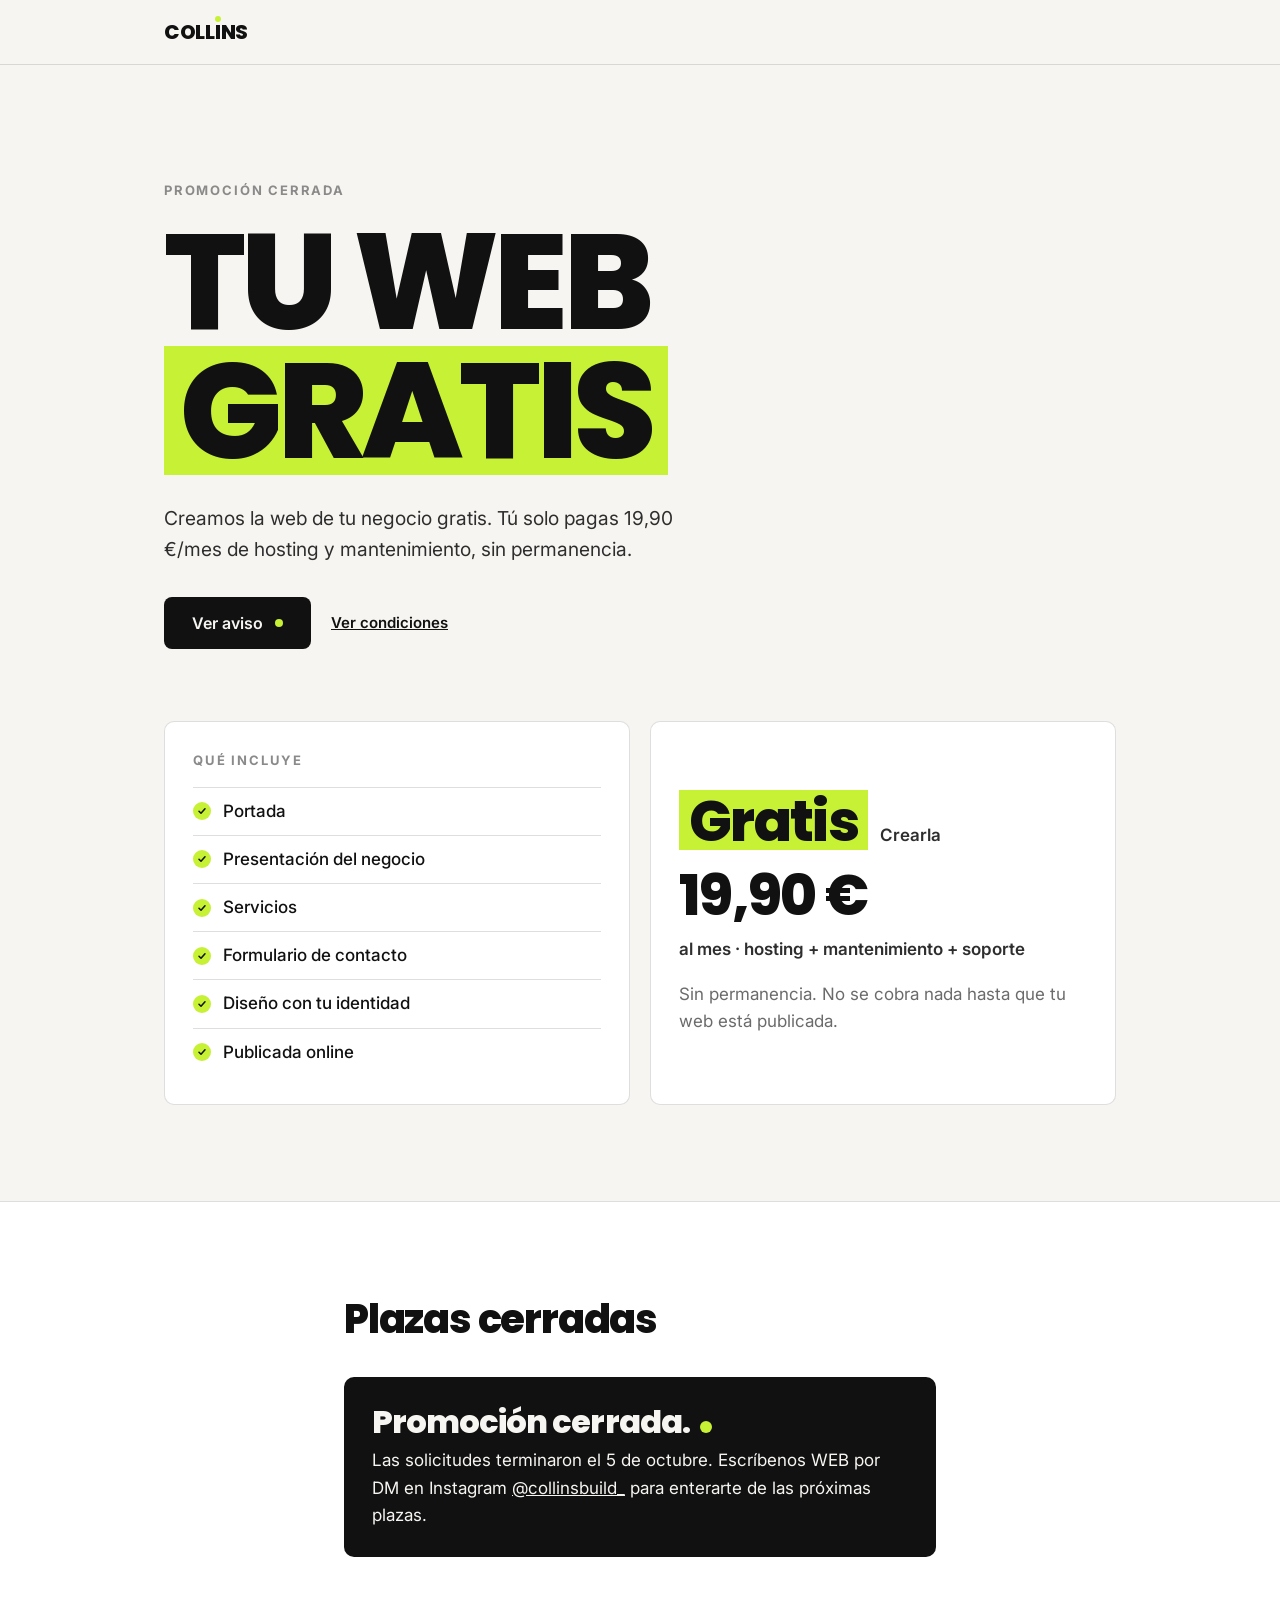
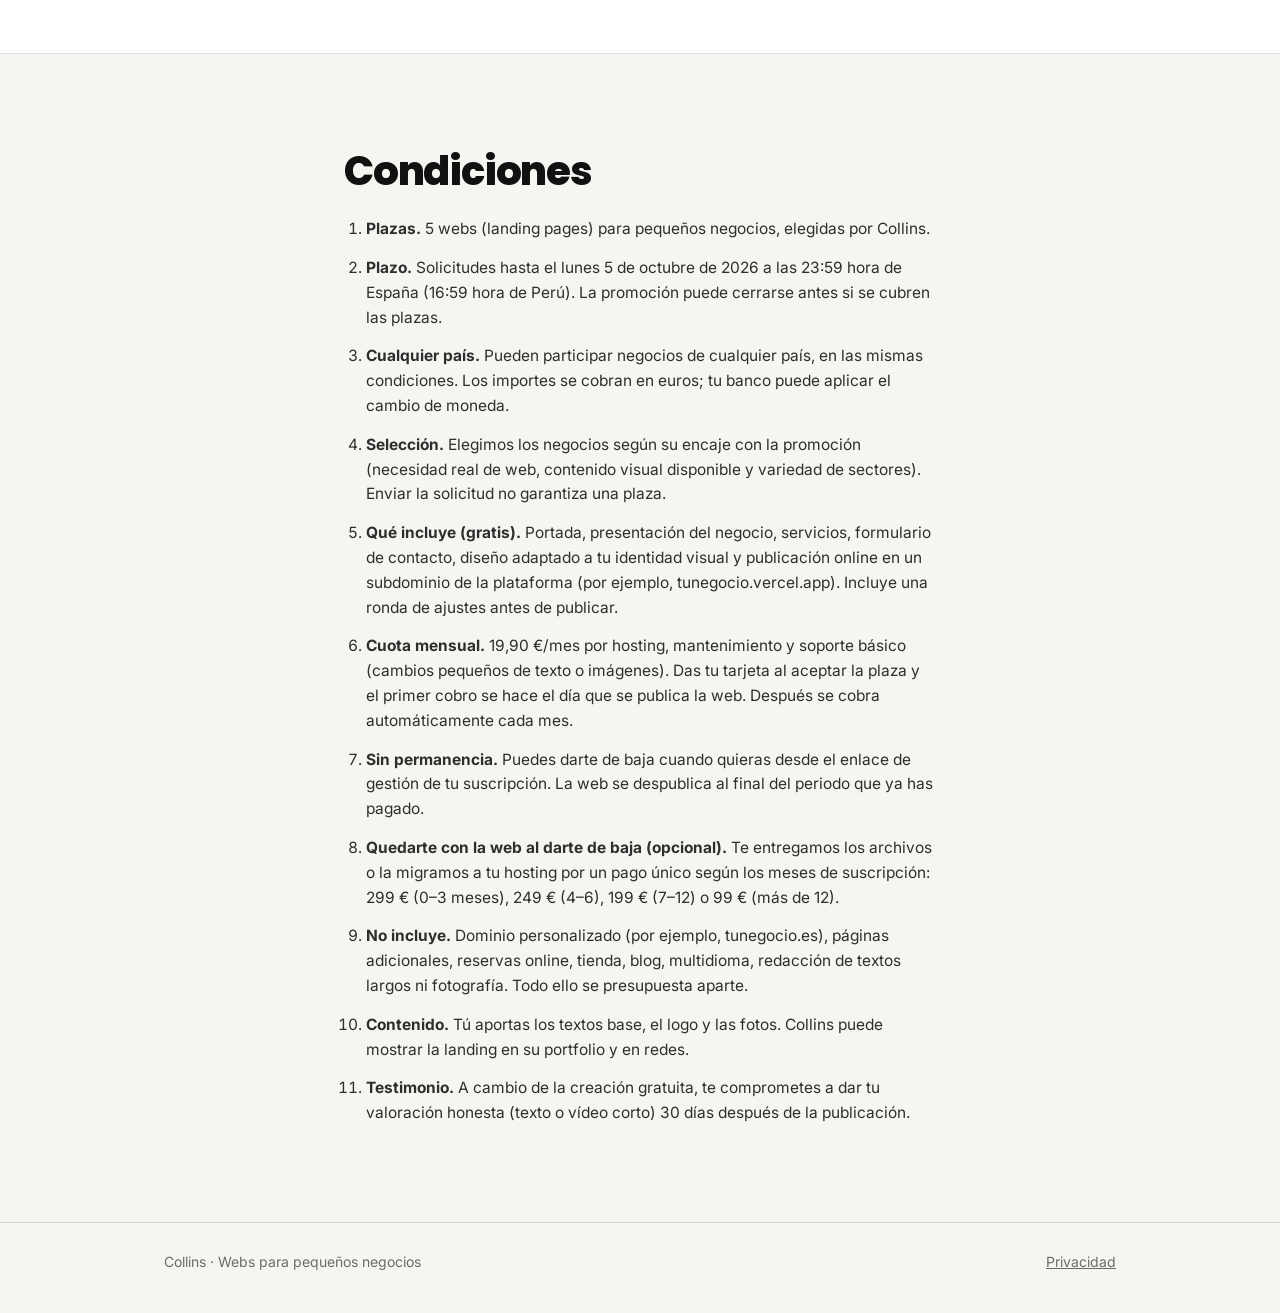
<file: index.html>
<!DOCTYPE html>
<html lang="es">
<head>
<meta charset="UTF-8">
<meta name="viewport" content="width=device-width, initial-scale=1.0">
<title>TU WEB GRATIS — 5 plazas · Collins</title>
<meta name="description" content="Creamos la web de tu negocio gratis. Hosting y mantenimiento 19,90 €/mes, sin permanencia. 5 plazas hasta el 5 de octubre de 2026.">
<meta name="robots" content="noindex">

<link rel="preconnect" href="https://fonts.googleapis.com">
<link rel="preconnect" href="https://fonts.gstatic.com" crossorigin>
<link href="https://fonts.googleapis.com/css2?family=Inter:wght@400;500;600;700&family=Poppins:wght@700;800&display=swap" rel="stylesheet">
<link rel="icon" href="favicon.svg" type="image/svg+xml">
<link rel="stylesheet" href="variables.css">
<link rel="stylesheet" href="landing0.css">
</head>
<body>

<header class="top">
  <div class="wrap top-inner">
    <a class="logo" href="#top" aria-label="Collins">COLL<span class="i">I<span class="dot"></span></span>NS</a>
    <span class="seats"><i></i><span><b data-seats-left>5</b>/5 plazas</span></span>
  </div>
</header>

<main id="top">

  <!-- Hero -->
  <section class="hero">
    <div class="wrap">
      <p class="kicker">Hasta el lunes 5 de octubre</p>
      <h1>TU WEB<br><span class="zero">GRATIS</span></h1>
      <p class="lead">Creamos la web de tu negocio gratis. Tú solo pagas 19,90 €/mes de hosting y mantenimiento, sin permanencia.</p>
      <div class="hero-actions">
        <a class="btn" href="#solicitud">Pedir mi plaza</a>
        <a class="link" href="#condiciones">Ver condiciones</a>
      </div>
    </div>
  </section>

  <!-- Oferta -->
  <section class="offer">
    <div class="wrap offer-grid">
      <div class="card">
        <p class="card-k">Qué incluye</p>
        <ul class="checks">
          <li>Portada</li>
          <li>Presentación del negocio</li>
          <li>Servicios</li>
          <li>Formulario de contacto</li>
          <li>Diseño con tu identidad</li>
          <li>Publicada online</li>
        </ul>
      </div>
      <div class="card price">
        <div class="price-row"><span class="n n-lime">Gratis</span><span class="l">Crearla</span></div>
        <div class="price-row"><span class="n">19,90 €</span><span class="l">al mes · hosting + mantenimiento + soporte</span></div>
        <p class="muted">Sin permanencia. No se cobra nada hasta que tu web está publicada.</p>
      </div>
    </div>
  </section>

  <!-- Formulario -->
  <section class="apply" id="solicitud">
    <div class="wrap narrow">
      <h2>Pide tu plaza</h2>
      <p class="muted">7 preguntas, 2 minutos. Revisamos cada solicitud y te escribimos por DM en menos de 24 h.</p>

      <form class="form" id="form" novalidate>
        <div class="field">
          <label for="negocio">1. ¿Cómo se llama tu negocio?</label>
          <input id="negocio" name="negocio" type="text" autocomplete="organization" required>
        </div>

        <div class="field">
          <label for="instagram">2. Tu Instagram</label>
          <div class="prefix"><span>@</span><input id="instagram" name="instagram" type="text" autocapitalize="off" spellcheck="false" required></div>
        </div>

        <fieldset class="field">
          <legend>3. ¿A qué se dedica?</legend>
          <div class="chips">
            <label><input type="radio" name="sector" value="belleza" required><span>Belleza y bienestar</span></label>
            <label><input type="radio" name="sector" value="restauracion"><span>Restauración</span></label>
            <label><input type="radio" name="sector" value="profesional"><span>Servicios profesionales</span></label>
            <label><input type="radio" name="sector" value="tienda"><span>Tienda o marca</span></label>
            <label><input type="radio" name="sector" value="otro"><span>Otro</span></label>
          </div>
        </fieldset>

        <fieldset class="field">
          <legend>4. ¿Tienes página web ahora?</legend>
          <div class="chips">
            <label><input type="radio" name="web_actual" value="no" required><span>No, nada</span></label>
            <label><input type="radio" name="web_actual" value="linktree"><span>Solo Linktree o similar</span></label>
            <label><input type="radio" name="web_actual" value="no_me_gusta"><span>Sí, pero no me gusta</span></label>
            <label><input type="radio" name="web_actual" value="funciona"><span>Sí, y funciona bien</span></label>
          </div>
        </fieldset>

        <fieldset class="field">
          <legend>5. ¿Qué quieres que consiga tu web? <small>Puedes marcar varias</small></legend>
          <div class="chips">
            <label><input type="checkbox" name="objetivo" value="encontrar"><span>Que me encuentren</span></label>
            <label><input type="checkbox" name="objetivo" value="contactos"><span>Recibir contactos o reservas</span></label>
            <label><input type="checkbox" name="objetivo" value="profesional"><span>Parecer más profesional</span></label>
            <label><input type="checkbox" name="objetivo" value="precios"><span>Mostrar servicios y precios</span></label>
          </div>
        </fieldset>

        <fieldset class="field">
          <legend>6. Después de crearla, el mantenimiento cuesta 19,90 €/mes sin permanencia. ¿Te encaja?</legend>
          <div class="chips">
            <label><input type="radio" name="encaje_precio" value="si" required><span>Sí</span></label>
            <label><input type="radio" name="encaje_precio" value="dudas"><span>Tengo dudas</span></label>
            <label><input type="radio" name="encaje_precio" value="no"><span>No</span></label>
          </div>
          <p class="note" data-note-no hidden>Gracias por decirlo claro. Esta promoción incluye el mantenimiento mensual, así que quizá no sea para ti ahora. Si envías el formulario, te escribimos con otras opciones.</p>
        </fieldset>

        <div class="field two">
          <div>
            <label for="nombre">7. Tu nombre</label>
            <input id="nombre" name="nombre" type="text" autocomplete="given-name" required>
          </div>
          <div>
            <label for="contacto">WhatsApp o email</label>
            <input id="contacto" name="contacto" type="text" autocomplete="email" required>
          </div>
        </div>

        <label class="consent">
          <input type="checkbox" name="acepto" required>
          <span>Acepto las <a href="#condiciones">condiciones de la promoción</a> y la <a href="privacidad.html">política de privacidad</a>.</span>
        </label>

        <!-- Campo trampa anti-spam: invisible para personas; los bots suelen rellenarlo -->
        <input class="hp" type="text" name="web_url" tabindex="-1" autocomplete="off" aria-hidden="true">

        <p class="error" data-error hidden>Revisa los campos marcados.</p>
        <button class="btn btn-block" type="submit">Enviar solicitud</button>
      </form>

      <div class="done" data-done hidden>
        <h3>Recibido.</h3>
        <p>Te escribimos por DM en menos de 24 h. Quedan <b data-seats-left>5</b> plazas.</p>
      </div>

      <div class="done" data-closed hidden>
        <h3>Promoción cerrada.</h3>
        <p>Las solicitudes terminaron el 5 de octubre. Escríbenos WEB por DM en Instagram <a href="https://instagram.com/collinsbuild_">@collinsbuild_</a> para enterarte de las próximas plazas.</p>
      </div>
    </div>
  </section>

  <!-- Condiciones -->
  <section class="terms" id="condiciones">
    <div class="wrap narrow">
      <h2>Condiciones</h2>
      <ol>
        <li><b>Plazas.</b> 5 webs (landing pages) para pequeños negocios, elegidas por Collins.</li>
        <li><b>Plazo.</b> Solicitudes hasta el lunes 5 de octubre de 2026 a las 23:59 hora de España (16:59 hora de Perú). La promoción puede cerrarse antes si se cubren las plazas.</li>
        <li><b>Cualquier país.</b> Pueden participar negocios de cualquier país, en las mismas condiciones. Los importes se cobran en euros; tu banco puede aplicar el cambio de moneda.</li>
        <li><b>Selección.</b> Elegimos los negocios según su encaje con la promoción (necesidad real de web, contenido visual disponible y variedad de sectores). Enviar la solicitud no garantiza una plaza.</li>
        <li><b>Qué incluye (gratis).</b> Portada, presentación del negocio, servicios, formulario de contacto, diseño adaptado a tu identidad visual y publicación online en un subdominio de la plataforma (por ejemplo, tunegocio.vercel.app). Incluye una ronda de ajustes antes de publicar.</li>
        <li><b>Cuota mensual.</b> 19,90 €/mes por hosting, mantenimiento y soporte básico (cambios pequeños de texto o imágenes). Das tu tarjeta al aceptar la plaza y el primer cobro se hace el día que se publica la web. Después se cobra automáticamente cada mes.</li>
        <li><b>Sin permanencia.</b> Puedes darte de baja cuando quieras desde el enlace de gestión de tu suscripción. La web se despublica al final del periodo que ya has pagado.</li>
        <li><b>Quedarte con la web al darte de baja (opcional).</b> Te entregamos los archivos o la migramos a tu hosting por un pago único según los meses de suscripción: 299 € (0–3 meses), 249 € (4–6), 199 € (7–12) o 99 € (más de 12).</li>
        <li><b>No incluye.</b> Dominio personalizado (por ejemplo, tunegocio.es), páginas adicionales, reservas online, tienda, blog, multidioma, redacción de textos largos ni fotografía. Todo ello se presupuesta aparte.</li>
        <li><b>Contenido.</b> Tú aportas los textos base, el logo y las fotos. Collins puede mostrar la landing en su portfolio y en redes.</li>
        <li><b>Testimonio.</b> A cambio de la creación gratuita, te comprometes a dar tu valoración honesta (texto o vídeo corto) 30 días después de la publicación.</li>
      </ol>
    </div>
  </section>

</main>

<footer class="foot">
  <div class="wrap foot-inner">
    <span>Collins · Webs para pequeños negocios</span>
    <span><a href="privacidad.html">Privacidad</a></span>
  </div>
</footer>

<script src="landing0.js"></script>
</body>
</html>
</file>
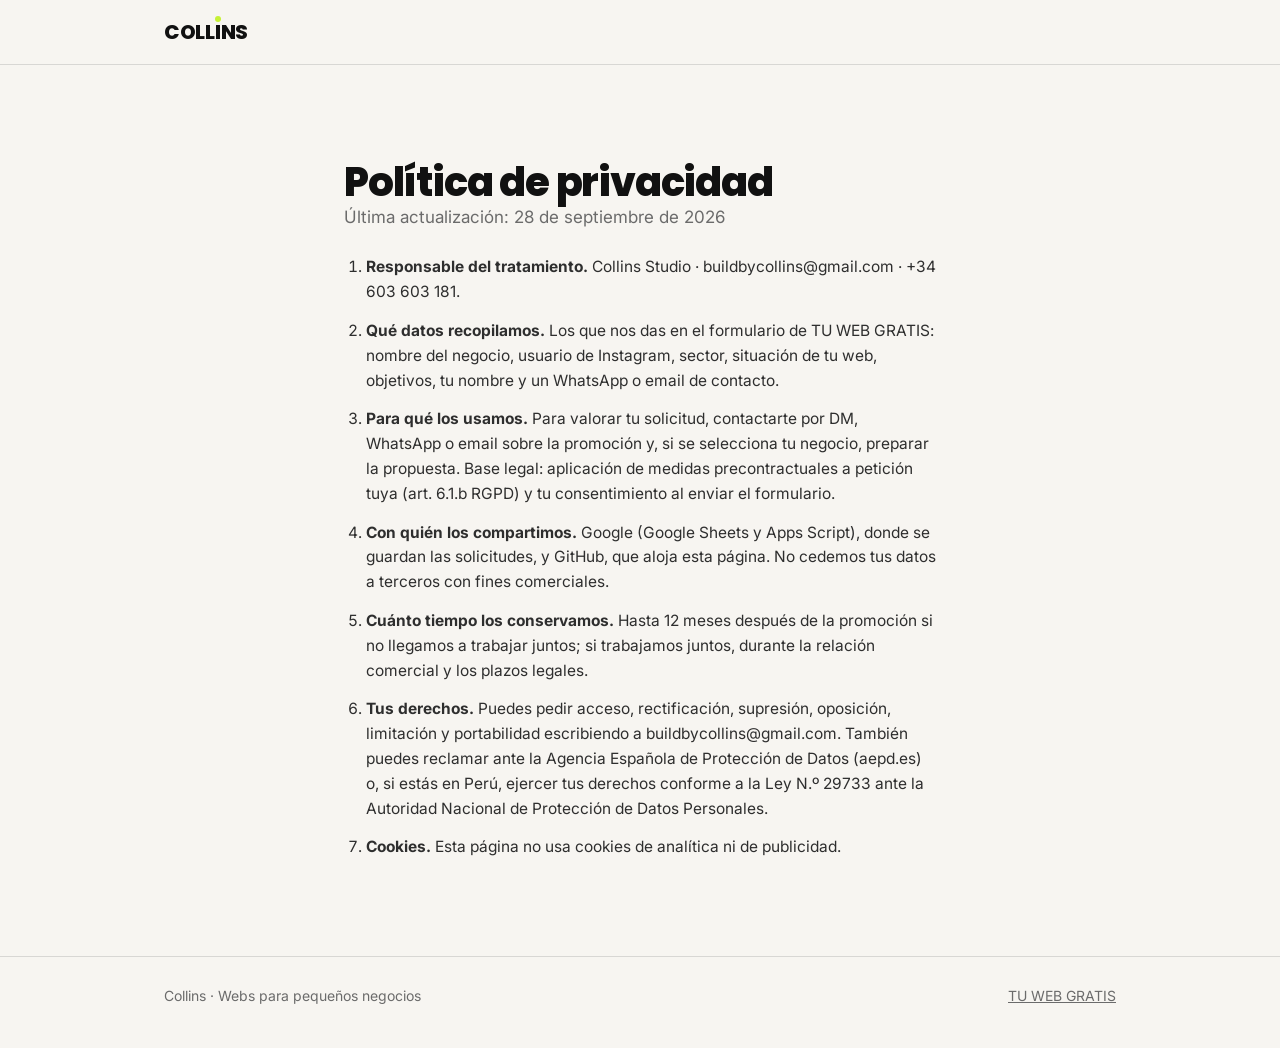
<file: privacidad.html>
<!DOCTYPE html>
<html lang="es">
<head>
<meta charset="UTF-8">
<meta name="viewport" content="width=device-width, initial-scale=1.0">
<title>Política de privacidad · Collins</title>
<meta name="robots" content="noindex">
<link rel="preconnect" href="https://fonts.googleapis.com">
<link rel="preconnect" href="https://fonts.gstatic.com" crossorigin>
<link href="https://fonts.googleapis.com/css2?family=Inter:wght@400;500;600;700&family=Poppins:wght@700;800&display=swap" rel="stylesheet">
<link rel="icon" href="favicon.svg" type="image/svg+xml">
<link rel="stylesheet" href="variables.css">
<link rel="stylesheet" href="landing0.css">
</head>
<body>

<header class="top">
  <div class="wrap top-inner">
    <a class="logo" href="index.html" aria-label="Collins">COLL<span class="i">I<span class="dot"></span></span>NS</a>
  </div>
</header>

<main class="terms">
  <div class="wrap narrow">
    <h2>Política de privacidad</h2>
    <p class="muted">Última actualización: 28 de septiembre de 2026</p>
    <ol>
      <li><b>Responsable del tratamiento.</b> Collins Studio · buildbycollins@gmail.com · +34 603 603 181.</li>
      <li><b>Qué datos recopilamos.</b> Los que nos das en el formulario de TU WEB GRATIS: nombre del negocio, usuario de Instagram, sector, situación de tu web, objetivos, tu nombre y un WhatsApp o email de contacto.</li>
      <li><b>Para qué los usamos.</b> Para valorar tu solicitud, contactarte por DM, WhatsApp o email sobre la promoción y, si se selecciona tu negocio, preparar la propuesta. Base legal: aplicación de medidas precontractuales a petición tuya (art. 6.1.b RGPD) y tu consentimiento al enviar el formulario.</li>
      <li><b>Con quién los compartimos.</b> Google (Google Sheets y Apps Script), donde se guardan las solicitudes, y GitHub, que aloja esta página. No cedemos tus datos a terceros con fines comerciales.</li>
      <li><b>Cuánto tiempo los conservamos.</b> Hasta 12 meses después de la promoción si no llegamos a trabajar juntos; si trabajamos juntos, durante la relación comercial y los plazos legales.</li>
      <li><b>Tus derechos.</b> Puedes pedir acceso, rectificación, supresión, oposición, limitación y portabilidad escribiendo a buildbycollins@gmail.com. También puedes reclamar ante la Agencia Española de Protección de Datos (aepd.es) o, si estás en Perú, ejercer tus derechos conforme a la Ley N.º 29733 ante la Autoridad Nacional de Protección de Datos Personales.</li>
      <li><b>Cookies.</b> Esta página no usa cookies de analítica ni de publicidad.</li>
    </ol>
  </div>
</main>

<footer class="foot">
  <div class="wrap foot-inner">
    <span>Collins · Webs para pequeños negocios</span>
    <span><a href="index.html">TU WEB GRATIS</a></span>
  </div>
</footer>

</body>
</html>
</file>
<file: variables.css>
:root {
  /* Color — identidad Collins */
  --color-bg: #F7F5F1;
  --color-bg-alt: #F2F2F2;
  --color-ink: #111111;
  --color-charcoal: #2E2E2E;
  --color-border: #8A8A8A;
  --color-border-soft: rgba(138, 138, 138, 0.28);
  --color-accent: #C6F135;
  --color-white: #FFFFFF;

  /* Tipografía */
  --font-heading: 'Poppins', 'Inter', sans-serif;
  --font-body: 'Inter', 'Poppins', sans-serif;

  --fs-h1: clamp(2.25rem, 4.2vw + 1rem, 3.5rem);
  --fs-h2: clamp(1.75rem, 2.4vw + 1rem, 2.5rem);
  --fs-h3: clamp(1.15rem, 0.8vw + 1rem, 1.375rem);
  --fs-body-lg: clamp(1.05rem, 0.4vw + 0.95rem, 1.2rem);
  --fs-body: 1rem;
  --fs-small: 0.875rem;

  --lh-heading: 1.08;
  --lh-body: 1.6;

  --tracking-tight: -0.02em;
  --tracking-tighter: -0.03em;

  /* Espaciado */
  --space-section: clamp(80px, 10vw, 160px);
  --space-group-tight: 10px;
  --space-lg: 32px;
  --space-md: 20px;
  --space-sm: 12px;

  /* Layout */
  --content-max: 1280px;
  --content-padding: clamp(20px, 5vw, 64px);

  /* Forma */
  --radius-card: 10px;
  --radius-button: 8px;
  --radius-chip: 100px;

  /* Movimiento */
  --ease-standard: cubic-bezier(0.22, 1, 0.36, 1);
  --duration-fast: 180ms;
  --duration-base: 320ms;
  --duration-slow: 600ms;

  /* Sombra */
  --shadow-nav: 0 8px 24px rgba(17, 17, 17, 0.08);
  --shadow-card: 0 1px 2px rgba(17, 17, 17, 0.06);
}
</file>
<file: landing0.css>
/* LANDING 0€ — usa los tokens de variables.css */
* { margin: 0; padding: 0; box-sizing: border-box; }
[hidden] { display: none !important; }
.hp { position: absolute; left: -9999px; width: 1px; height: 1px; opacity: 0; }
html { scroll-behavior: smooth; }
body { background: var(--color-bg); color: var(--color-ink); font-family: var(--font-body); font-size: 17px; line-height: var(--lh-body); -webkit-font-smoothing: antialiased; }
a { color: inherit; }
.wrap { max-width: 1080px; margin: 0 auto; padding: 0 var(--content-padding); }
.narrow { max-width: 720px; }
.muted { color: #6b6b6b; }
h1, h2, h3 { font-family: var(--font-heading); font-weight: 800; letter-spacing: var(--tracking-tighter); line-height: var(--lh-heading); }
h2 { font-size: var(--fs-h2); }

/* Cabecera */
.top { position: sticky; top: 0; z-index: 10; background: rgba(247, 245, 241, 0.92); backdrop-filter: blur(8px); border-bottom: 1px solid var(--color-border-soft); }
.top-inner { display: flex; justify-content: space-between; align-items: center; height: 64px; }
.logo { font-family: var(--font-heading); font-weight: 800; font-size: 20px; text-decoration: none; letter-spacing: -0.3px; }
.logo .i { position: relative; display: inline-block; }
.logo .dot { position: absolute; left: 50%; top: 0; width: 6px; height: 6px; margin-left: -3px; border-radius: 50%; background: var(--color-accent); }
.seats { display: inline-flex; align-items: center; gap: 8px; padding: 6px 14px; border: 1px solid var(--color-border-soft); border-radius: var(--radius-chip); font-size: 14px; font-weight: 600; }
.seats i { width: 8px; height: 8px; border-radius: 50%; background: var(--color-accent); box-shadow: 0 0 0 1px var(--color-ink); }

/* Hero */
.hero { padding: clamp(56px, 9vw, 120px) 0 clamp(40px, 6vw, 72px); }
.kicker { font-size: 13px; font-weight: 700; letter-spacing: 0.14em; text-transform: uppercase; color: var(--color-border); }
.hero h1 { margin-top: 16px; white-space: nowrap; font-size: clamp(2.5rem, 12vw, 8.5rem); line-height: 0.95; letter-spacing: -0.04em; }
.zero { display: inline-block; background: var(--color-accent); padding: 0 0.12em; margin-right: 0.04em; }
.lead { margin-top: 28px; max-width: 560px; font-size: var(--fs-body-lg); color: var(--color-charcoal); }
.hero-actions { margin-top: 32px; display: flex; flex-wrap: wrap; align-items: center; gap: 20px; }

.btn { display: inline-flex; justify-content: center; align-items: center; height: 52px; padding: 0 28px; border: 0; border-radius: var(--radius-button); background: var(--color-ink); color: var(--color-bg); font: 600 16px var(--font-body); text-decoration: none; cursor: pointer; transition: transform var(--duration-fast) var(--ease-standard); }
.btn::after { content: ""; width: 8px; height: 8px; margin-left: 12px; border-radius: 50%; background: var(--color-accent); }
.btn:hover { transform: translateY(-1px); }
.btn:focus-visible, .link:focus-visible { outline: 2px solid var(--color-ink); outline-offset: 3px; }
.btn-block { width: 100%; margin-top: 8px; }
.link { font-weight: 600; font-size: 15px; }

/* Oferta */
.offer { padding-bottom: clamp(56px, 8vw, 96px); }
.offer-grid { display: grid; grid-template-columns: 1fr 1fr; gap: 20px; }
.card { background: var(--color-white); border: 1px solid var(--color-border-soft); border-radius: var(--radius-card); padding: 28px; }
.card-k { font-size: 13px; font-weight: 700; letter-spacing: 0.14em; text-transform: uppercase; color: var(--color-border); }
.checks { list-style: none; margin-top: 16px; }
.checks li { display: flex; align-items: center; gap: 12px; padding: 10px 0; border-top: 1px solid var(--color-border-soft); font-weight: 500; }
.checks li::before { content: ""; flex: none; width: 18px; height: 18px; border-radius: 50%; background: var(--color-accent) url("data:image/svg+xml,%3Csvg xmlns='http://www.w3.org/2000/svg' viewBox='0 0 24 24'%3E%3Cpath d='M6 12.5l4 4 8-9' stroke='%23111' stroke-width='3' fill='none' stroke-linecap='round' stroke-linejoin='round'/%3E%3C/svg%3E") center / 12px no-repeat; }
.price { display: flex; flex-direction: column; justify-content: center; gap: 18px; }
.price-row { display: flex; align-items: baseline; flex-wrap: wrap; gap: 12px; }
.price .n { font-family: var(--font-heading); font-weight: 800; font-size: clamp(2.5rem, 5vw, 3.5rem); letter-spacing: -0.03em; line-height: 1; }
.price .n-lime { background: var(--color-accent); padding: 4px 10px 0; }
.price .l { font-weight: 600; color: var(--color-charcoal); }

/* Formulario */
.apply { padding: clamp(56px, 8vw, 96px) 0; background: var(--color-white); border-top: 1px solid var(--color-border-soft); border-bottom: 1px solid var(--color-border-soft); }
.apply h2 + .muted { margin-top: 10px; }
.form { margin-top: 36px; display: grid; gap: 28px; }
.field { border: 0; display: grid; gap: 10px; }
.field.two { grid-template-columns: 1fr 1fr; gap: 16px; }
.field.two > div { display: grid; gap: 10px; }
label, legend { font-weight: 600; font-size: 16px; }
legend { margin-bottom: 10px; }
legend small { font-weight: 500; color: var(--color-border); margin-left: 6px; }
input[type="text"] { width: 100%; height: 50px; padding: 0 14px; border: 1px solid #cfcac2; border-radius: var(--radius-button); background: var(--color-bg); font: 16px var(--font-body); color: var(--color-ink); }
input[type="text"]:focus { outline: none; border-color: var(--color-ink); box-shadow: 0 0 0 3px rgba(198, 241, 53, 0.55); }
.prefix { display: flex; align-items: center; border: 1px solid #cfcac2; border-radius: var(--radius-button); background: var(--color-bg); }
.prefix span { padding-left: 14px; color: var(--color-border); font-weight: 600; }
.prefix input[type="text"] { border: 0; background: transparent; padding-left: 4px; }
.prefix:focus-within { border-color: var(--color-ink); box-shadow: 0 0 0 3px rgba(198, 241, 53, 0.55); }
.chips { display: flex; flex-wrap: wrap; gap: 8px; }
.chips label { position: relative; cursor: pointer; font-weight: 500; }
.chips input { position: absolute; opacity: 0; pointer-events: none; }
.chips span { display: inline-block; padding: 10px 16px; border: 1px solid #cfcac2; border-radius: var(--radius-chip); background: var(--color-bg); transition: background var(--duration-fast), border-color var(--duration-fast); }
.chips input:checked + span { background: var(--color-ink); border-color: var(--color-ink); color: var(--color-bg); }
.chips input:focus-visible + span { outline: 2px solid var(--color-ink); outline-offset: 2px; }
.note { font-size: 15px; color: var(--color-charcoal); background: var(--color-bg-alt); border-radius: var(--radius-button); padding: 12px 14px; }
.consent { display: flex; gap: 12px; align-items: flex-start; font-weight: 500; font-size: 15px; }
.consent input { margin-top: 4px; width: 18px; height: 18px; accent-color: var(--color-ink); }
.invalid input[type="text"], .invalid .prefix, .invalid .chips span { border-color: #b3261e; }
.error { color: #b3261e; font-weight: 600; font-size: 15px; }
.done { margin-top: 36px; padding: 28px; border-radius: var(--radius-card); background: var(--color-ink); color: var(--color-bg); }
.done h3 { font-size: 32px; }
.done h3::after { content: ""; display: inline-block; width: 12px; height: 12px; margin-left: 10px; border-radius: 50%; background: var(--color-accent); }
.done p { margin-top: 8px; }

/* Condiciones */
.terms { padding: clamp(56px, 8vw, 96px) 0; }
.terms ol { margin-top: 24px; padding-left: 22px; display: grid; gap: 14px; color: var(--color-charcoal); font-size: 15.5px; }

.foot { padding: 28px 0 40px; border-top: 1px solid var(--color-border-soft); font-size: 14px; color: #6b6b6b; }
.foot-inner { display: flex; flex-wrap: wrap; justify-content: space-between; gap: 12px; }

@media (max-width: 720px) {
  .offer-grid, .field.two { grid-template-columns: 1fr; }
}
</file>
